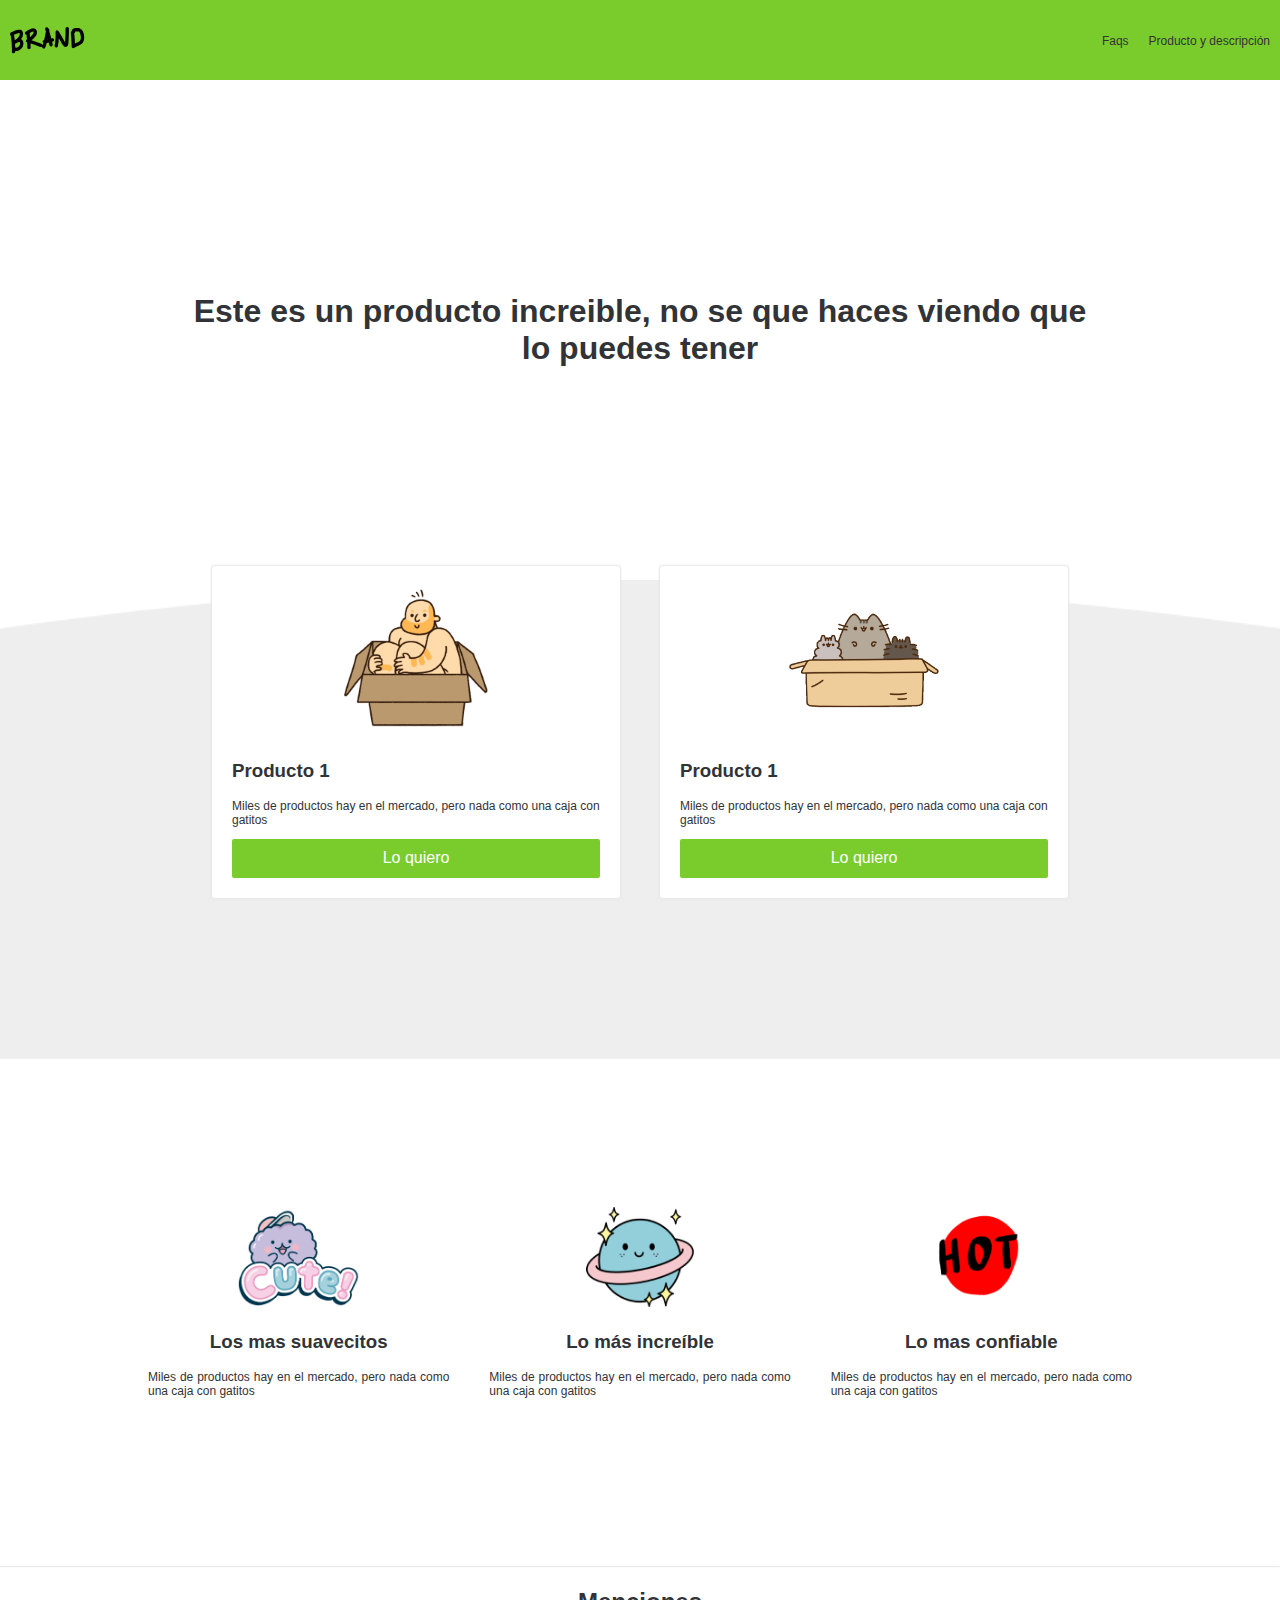
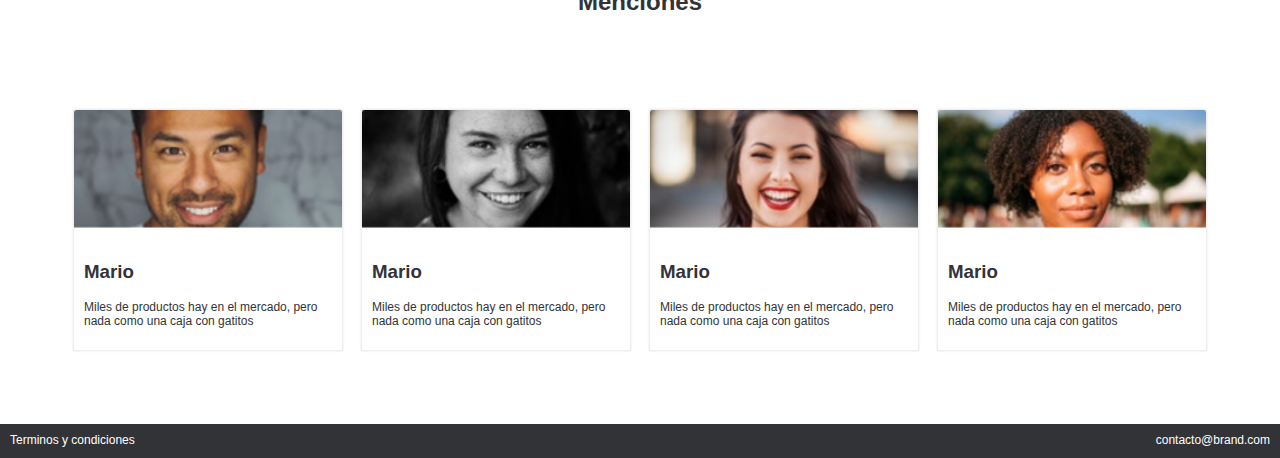
<file: index_2.html>
<!DOCTYPE html>
<!-- saved from url=(0096)https://static.platzi.com/media/tmp/class-files/git/Desarrollo_web/Desarrollo_web-c16/index.html -->
<html lang="en" data-inboxsdk-session-id="1565667198639-0.3945859618603633" class="gr__static_platzi_com"><head><meta http-equiv="Content-Type" content="text/html; charset=UTF-8">
    
    <meta name="description" content="Este es un sitio de producto genial">
    <!-- <link rel="stylesheet" href="https://stackpath.bootstrapcdn.com/bootstrap/4.2.1/css/bootstrap.min.css" integrity="sha384-GJzZqFGwb1QTTN6wy59ffF1BuGJpLSa9DkKMp0DgiMDm4iYMj70gZWKYbI706tWS" crossorigin="anonymous"> -->
    <link rel="stylesheet" href="./index_2html_files/grid.css">
    <link rel="stylesheet" href="./index_2html_files/animation.css">
    <link rel="stylesheet" href="./index_2html_files/normalize.css">
    <link rel="stylesheet" href="./index_2html_files/estilos.css">
    <link rel="stylesheet" href="./index_2html_files/mobile.css">
    <title>BRAND📦</title>

  <style type="text/css">
@font-face {
  font-weight: 400;
  font-style:  normal;
  font-family: 'Inter-Loom';

  src: url('https://cdn.loom.com/assets/fonts/inter/Inter-UI-Regular.woff2') format('woff2');
}
@font-face {
  font-weight: 400;
  font-style:  italic;
  font-family: 'Inter-Loom';

  src: url('https://cdn.loom.com/assets/fonts/inter/Inter-UI-Italic.woff2') format('woff2');
}

@font-face {
  font-weight: 500;
  font-style:  normal;
  font-family: 'Inter-Loom';

  src: url('https://cdn.loom.com/assets/fonts/inter/Inter-UI-Medium.woff2') format('woff2');
}
@font-face {
  font-weight: 500;
  font-style:  italic;
  font-family: 'Inter-Loom';

  src: url('https://cdn.loom.com/assets/fonts/inter/Inter-UI-MediumItalic.woff2') format('woff2');
}

@font-face {
  font-weight: 700;
  font-style:  normal;
  font-family: 'Inter-Loom';

  src: url('https://cdn.loom.com/assets/fonts/inter/Inter-UI-Bold.woff2') format('woff2');
}
@font-face {
  font-weight: 700;
  font-style:  italic;
  font-family: 'Inter-Loom';

  src: url('https://cdn.loom.com/assets/fonts/inter/Inter-UI-BoldItalic.woff2') format('woff2');
}

@font-face {
  font-weight: 900;
  font-style:  normal;
  font-family: 'Inter-Loom';

  src: url('https://cdn.loom.com/assets/fonts/inter/Inter-UI-Black.woff2') format('woff2');
}
@font-face {
  font-weight: 900;
  font-style:  italic;
  font-family: 'Inter-Loom';

  src: url('https://cdn.loom.com/assets/fonts/inter/Inter-UI-BlackItalic.woff2') format('woff2');
}</style></head> <!-- Cierra head -->
  <body data-gr-c-s-loaded="true">
    <nav class="fadeInDown">
      <img src="./index_2html_files/logo.png" alt="">
      <ul>
        <li>
          <a href="https://static.platzi.com/media/tmp/class-files/git/Desarrollo_web/Desarrollo_web-c16/index.html#">Faqs</a></li>
        <li>
          <a href="https://static.platzi.com/media/tmp/class-files/git/Desarrollo_web/Desarrollo_web-c16/index.html#">Producto y descripción</a></li>
      </ul>
    </nav>
    <h1 class="main_section fadeIn">
      Este es un producto increible, no se que haces viendo que lo puedes tener
    </h1>
    <!-- Inicio productos -->
    <div class="products">
      <div class="product fadeInUp">
        <div class="content">
          <div class="image-product">
            <img src="./index_2html_files/box1.png" alt="">
          </div>
          <h3>Producto 1</h3>
          <p>Miles de productos hay en el mercado, pero nada como una caja con gatitos</p>
          <button class="main_btn">
            Lo quiero
          </button>
        </div>
      </div>
      <div class="product fadeInUp">
        <div class="content">
          <div class="image-product">
            <img src="./index_2html_files/box2.png" alt="">
          </div>
          <h3>Producto 1</h3>
          <p>Miles de productos hay en el mercado, pero nada como una caja con gatitos</p>
          <button class="main_btn">
            Lo quiero
          </button>
        </div>
      </div>
    </div>
    <!-- Fin productos -->
    <!-- Inicia beneficios -->
    <div class="beneficios">
      <div class="beneficio">
        <div class="content_beneficio">
          <img src="./index_2html_files/b1.png" alt="">
          <h3>Los mas suavecitos</h3>
          <p class="text_beneficio">
            Miles de productos hay en el mercado, pero nada como una caja con gatitos
          </p>
        </div>
      </div>
      <div class="beneficio">
        <div class="content_beneficio">
          <img src="./index_2html_files/b2.png" alt="">
          <h3>Lo más increíble</h3>
          <p class="text_beneficio">
            Miles de productos hay en el mercado, pero nada como una caja con gatitos
          </p>
        </div>
      </div>
      <div class="beneficio">
        <div class="content_beneficio">
          <img src="./index_2html_files/b3.png" alt="">
          <h3>Lo mas confiable</h3>
          <p class="text_beneficio">
            Miles de productos hay en el mercado, pero nada como una caja con gatitos
          </p>
        </div>
      </div>
    </div>
    <!-- Fin beneficios -->
    <hr>
    <!-- Inicia menciones -->
    <h2 class="mention_title">Menciones</h2>
    <div class="mentions">
      <div class="mention">
        <div class="content_mention">
          <img src="./index_2html_files/p1.png" alt="">
          <div class="text">
            <h3>Mario</h3>
            <p>Miles de productos hay en el mercado, pero nada como una caja con gatitos</p>
          </div>
        </div>
      </div>
      <div class="mention">
        <div class="content_mention">
          <img src="./index_2html_files/p2.png" alt="">
          <div class="text">
            <h3>Mario</h3>
            <p>Miles de productos hay en el mercado, pero nada como una caja con gatitos</p>
          </div>
        </div>
      </div>
      <div class="mention">
        <div class="content_mention">
          <img src="./index_2html_files/p3.png" alt="">
          <div class="text">
            <h3>Mario</h3>
            <p>Miles de productos hay en el mercado, pero nada como una caja con gatitos</p>
          </div>
        </div>
      </div>
      <div class="mention">
        <div class="content_mention">
          <img src="./index_2html_files/p4.png" alt="">
          <div class="text">
            <h3>Mario</h3>
            <p>Miles de productos hay en el mercado, pero nada como una caja con gatitos</p>
          </div>
        </div>
      </div>
    </div>
    <!-- Fin de menciones -->
    <!-- Inicio de footer -->
    <footer>
      <div class="option">Terminos y condiciones</div>
      <div class="option">contacto@brand.com</div>
    </footer>
    <!-- Fin de Footer -->

    <!-- Script -->
    <script async="" src="./index_2html_files/analytics.js.download"></script><script src="./index_2html_files/script.js.download"></script>
   <!-- Cierra body -->
 <!-- Cierra html -->
<link href="./index_2html_files/css" rel="stylesheet" type="text/css"><link href="chrome-extension://ilgclabmhgbhfoohngmjadlfmbagmlnf/styles/styles.css" rel="stylesheet" type="text/css"><style>table .inboxsdk__contentTabContainer .inboxsdk__tab:first-child > div[role=tab] { overflow: hidden; } .inboxsdk__tab[data-group-order-hint="sdk_activecampaign_fe6769b2fc"] .inboxsdk__tab_icon {background-image: url(chrome-extension://ilgclabmhgbhfoohngmjadlfmbagmlnf/images/logo.png) !important;} </style></body><loom-container id="lo-engage-ext-container"><loom-shadow classname="resolved"></loom-shadow></loom-container></html>
</file>
<file: index_2html_files/grid.css>
.container{
  max-width: 900px;
  margin:auto;
}

.row{
  display: flex;
}

.col-1{
  width: 8.3333333333%;
}

.col-2{
  width: 16.6666666666%;
}
.col-3{
  width: 24.999999999%;
}
.col-4{
  width: 33.333333332%;
}
.col-5{
  width: 41.666666665%;
}
.col-6{
  width: 49.999999998%;
}
.col-7{
  width: 58.333333331%;
}
.col-8{
  width: 66.666666664%;
}
.col-9{
  width: 74.999999997%;
}
.col-10{
  width: 83.33333333%;
}
.col-11{
  width: 91.666666663%;
}
.col-12{
  width: 100%;
}


/* container > row > column */
</file>
<file: index_2html_files/animation.css>
/*
#  ···············_·················__··_·················
#  ··____·_____··(_)___·___··____·_/·/_(_)___··____··_____
#  ·/·__·`/·__·\/·/·__·`__·\/·__·`/·__/·/·__·\/·__·\/·___/
#  /·/_/·/·/·/·/·/·/·/·/·/·/·/_/·/·/_/·/·/_/·/·/·/·(__··)·
#  \__,_/_/·/_/_/_/·/_/·/_/\__,_/\__/_/\____/_/·/_/____/··
#  ·······················································
*/
/* https://daneden.github.io/animate.css/ */

.fadeIn{
  -webkit-animation-duration: 4s;
  animation-duration: 4s;
  animation-fill-mode: both;
  -webkit-animation-fill-mode: both;
  -webkit-animation-name: fadeIn;
  animation-name: fadeIn;
}

@keyframes fadeIn {
  from{
    opacity: 0;
  }
  to{
    opacity: 1;
  }
}

.fadeInDown{
  -webkit-animation-duration: 1s;
  animation-duration: 1s;
  animation-fill-mode: both;
  -webkit-animation-fill-mode: both;
  -webkit-animation-name: fadeInDown;
  animation-name: fadeInDown;
}

@keyframes fadeInDown {
  from{
    opacity: 0;
    -webkit-transform: translate3d(0,-100%,0);
    transform: translate3d(0,-100%,0);
  }
  to{
    opacity: 1;
    -webkit-transform: translate3d(0,0,0);
    transform: translate3d(0,0,0);
  }
}

.fadeInUp{
  -webkit-animation-duration: 1s;
  animation-duration: 1s;
  animation-fill-mode: both;
  -webkit-animation-fill-mode: both;
  -webkit-animation-name: fadeInUp;
  animation-name: fadeInUp;
}

@keyframes fadeInUp {
  from{
    opacity: 0;
    -webkit-transform: translate3d(0,100%,0);
    transform: translate3d(0,100%,0);
  }
  to{
    opacity: 1;
    -webkit-transform: translate3d(0,0,0);
    transform: translate3d(0,0,0);
  }
}
</file>
<file: index_2html_files/estilos.css>
/*
#  ·················
#  ··_______________
#  ·/·___/·___/·___/
#  /·/__(__··|__··)·
#  \___/____/____/··
#  ·················
*/

/*------ Variables */
:root{
  /*------ Colores */
  --green-color: #7ACC2D;
  --black-color: #313337;
  --white-color: white;
  /*------ Tipografía */
  --normal:12px;
  /*------ Espaciado */
  --space:10px;
  --space-2:20px;
}

/* -------------------------------------------  */
html, body{
  margin:0;
  padding: 0;
  font-family: helvetica;
  color: var(--black-color);
}

p{
  font-size: var(--normal);
}

nav{
  display: flex;
  justify-content: space-between;
  align-items: center;
  width: 100%;
  padding: var(--space);
  min-height: 60px;
  background-color: var(--green-color);
}

nav a{
  text-decoration: none;
  color: var(--black-color);
  font-size: var(--normal);
}

nav a:hover{
  color: var(--white-color);
}

nav ul {
  display: flex;
}

nav ul li{
  padding-right: 20px;
  list-style: none;
}

hr{
  opacity: .2;
}

/* ------------------------------------------- MAIN SECTION */

.main_section{
  text-align: center;
  padding: 15%;
}

/* -------------------------------------------  PRODUCTOS */

.products{
  background-image: url("../images/curve.png");
  padding: 15%;
  background-position: center top;
  background-repeat: no-repeat;
  display: flex;
  height: 95px;
  background-size: cover;

}

.product{
  padding: 20px;
  margin-top: -226px;
}

.image-product{
  text-align: center;
}

.content{
  padding: 20px;
  background: var(--white-color);
  border-radius: 3px;
  box-shadow: 0px 0 2px 1px #e6e5e9;
}

.main_btn{
  padding: var(--space);
  background-color: var(--green-color);
  width: 100%;
  border: 0px;
  border-radius: 2px;
  cursor: pointer;
  color: var(--white-color);
}
.main_btn:hover{
  background-color: #63a426;
}

/* Beneficios */
.beneficios{
  padding: 10%;
  display: flex;
}

.beneficio{
  text-align: center;
  padding: 20px;
}

.beneficio img{
  max-height: 100px
}

.text_beneficio{
  text-align: justify;
}

/* Mentions */
.mentions{
  display: flex;
  padding: 5%;
}
.mention img{
  width: 100%;
}
h2.mention_title{
  text-align: center;
}
.mention{
  padding: var(--space);
}
.content_mention{
  box-shadow: 0px 0 2px 1px #e6e5e9;
}
.mention .text{
  padding: var(--space);
}

/* ------------------------------------------- Footer */
footer{
  display: flex;
  justify-content: space-between;
  font-size: var(--normal);
  background-color: var(--black-color);
  padding: var(--space);
  color: var(--white-color);
}
</file>
<file: index_2html_files/mobile.css>
@media (max-width: 600px) {

  .products{
    display: inherit;
    height: auto;
  }
  .product{
    margin-top: auto;
  }
  .main_section{
    padding: 4%;
  }
  .beneficios, .mentions{
    display: inherit;
  }


}
</file>
